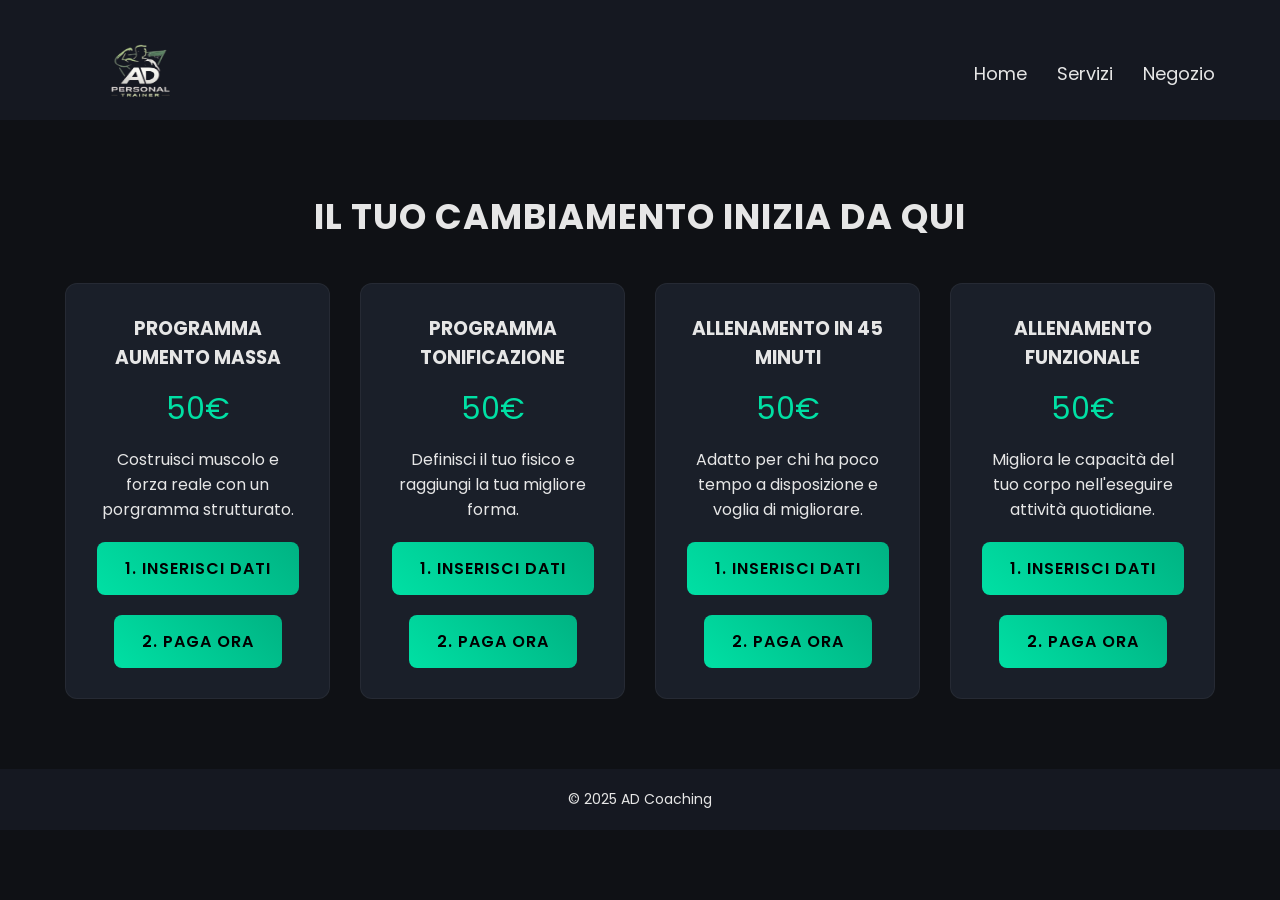
<file: negozio.html>
<!DOCTYPE html>
<html lang="it">
<head>
<meta charset="UTF-8">
 <meta name="viewport" content="width=device-width, initial-scale=1.0" />
<title>Negozio - AD Coaching</title>
 <link rel="stylesheet" href="style.css" />
<link href="https://fonts.googleapis.com/css2?family=Poppins:wght@300;400;600;700&display=swap" rel="stylesheet">

</head>

<body>
<header class="header">
  <div class="container nav">
    <a href="index.html" class="logo">
       <img src="logo.png" alt="AD Personal Trainer"></a>
    <nav>
      <a href ="index.html" >Home</a>
      <a href="servizi.html">Servizi</a>
      <a href="negozio.html">Negozio</a>
    </nav>
  </div>
</header>

<section class="container">
  <h2 class="section-title">Il tuo cambiamento inizia da qui</h2>

<div class="cards">

<div class="card">
    <h3>PROGRAMMA AUMENTO MASSA</h3>
    <p class="price">50€</p>
    <p>Costruisci muscolo e forza reale con un porgramma strutturato.</p>

    <a href="https://docs.google.com/forms/d/e/1FAIpQLSc9XRinZ5HZtg421wZKza_s-uqDw5wBFeYuXApe4MiJMVvzeQ/viewform?usp=header" class="btn">
        1. Inserisci dati
    </a>

    <a href="https://www.paypal.com/paypalme/della0421/50"
 class="btn">
        2. Paga ora
    </a>
</div>

<div class="card">
    <h3>PROGRAMMA TONIFICAZIONE</h3>
    <p class="price">50€</p>
    <p>Definisci il tuo fisico e raggiungi la tua migliore forma.</p>

    <a href="https://docs.google.com/forms/d/e/1FAIpQLSc9XRinZ5HZtg421wZKza_s-uqDw5wBFeYuXApe4MiJMVvzeQ/viewform?usp=header" class="btn">
        1. Inserisci dati
    </a>

    <a href="https://www.paypal.com/paypalme/della0421/50"
 class="btn">
        2. Paga ora
    </a>
</div>

<div class="card">
    <h3>ALLENAMENTO IN 45 MINUTI</h3>
    <p class="price">50€</p>
    <p>Adatto per chi ha poco tempo a disposizione e voglia di migliorare.</p>

    <a href="https://docs.google.com/forms/d/e/1FAIpQLSc9XRinZ5HZtg421wZKza_s-uqDw5wBFeYuXApe4MiJMVvzeQ/viewform?usp=header" class="btn">
        1. Inserisci dati
    </a>

    <a href="https://www.paypal.com/paypalme/della0421/50"
 class="btn">
        2. Paga ora
    </a>
</div>

<div class="card">
    <h3>ALLENAMENTO FUNZIONALE
    </h3>
    <p class="price">50€</p>
    <p>Migliora le capacità del tuo corpo nell'eseguire attività quotidiane.</p>

    <a href="https://docs.google.com/forms/d/e/1FAIpQLSc9XRinZ5HZtg421wZKza_s-uqDw5wBFeYuXApe4MiJMVvzeQ/viewform?usp=header" class="btn">
        1. Inserisci dati
    </a>

    <a href="https://www.paypal.com/paypalme/della0421/50"
 class="btn">
        2. Paga ora
    </a>
</div>

</div>
</section>

<footer>
  <p>© 2025 AD Coaching</p>
</footer>

</body>
</html>
</file>
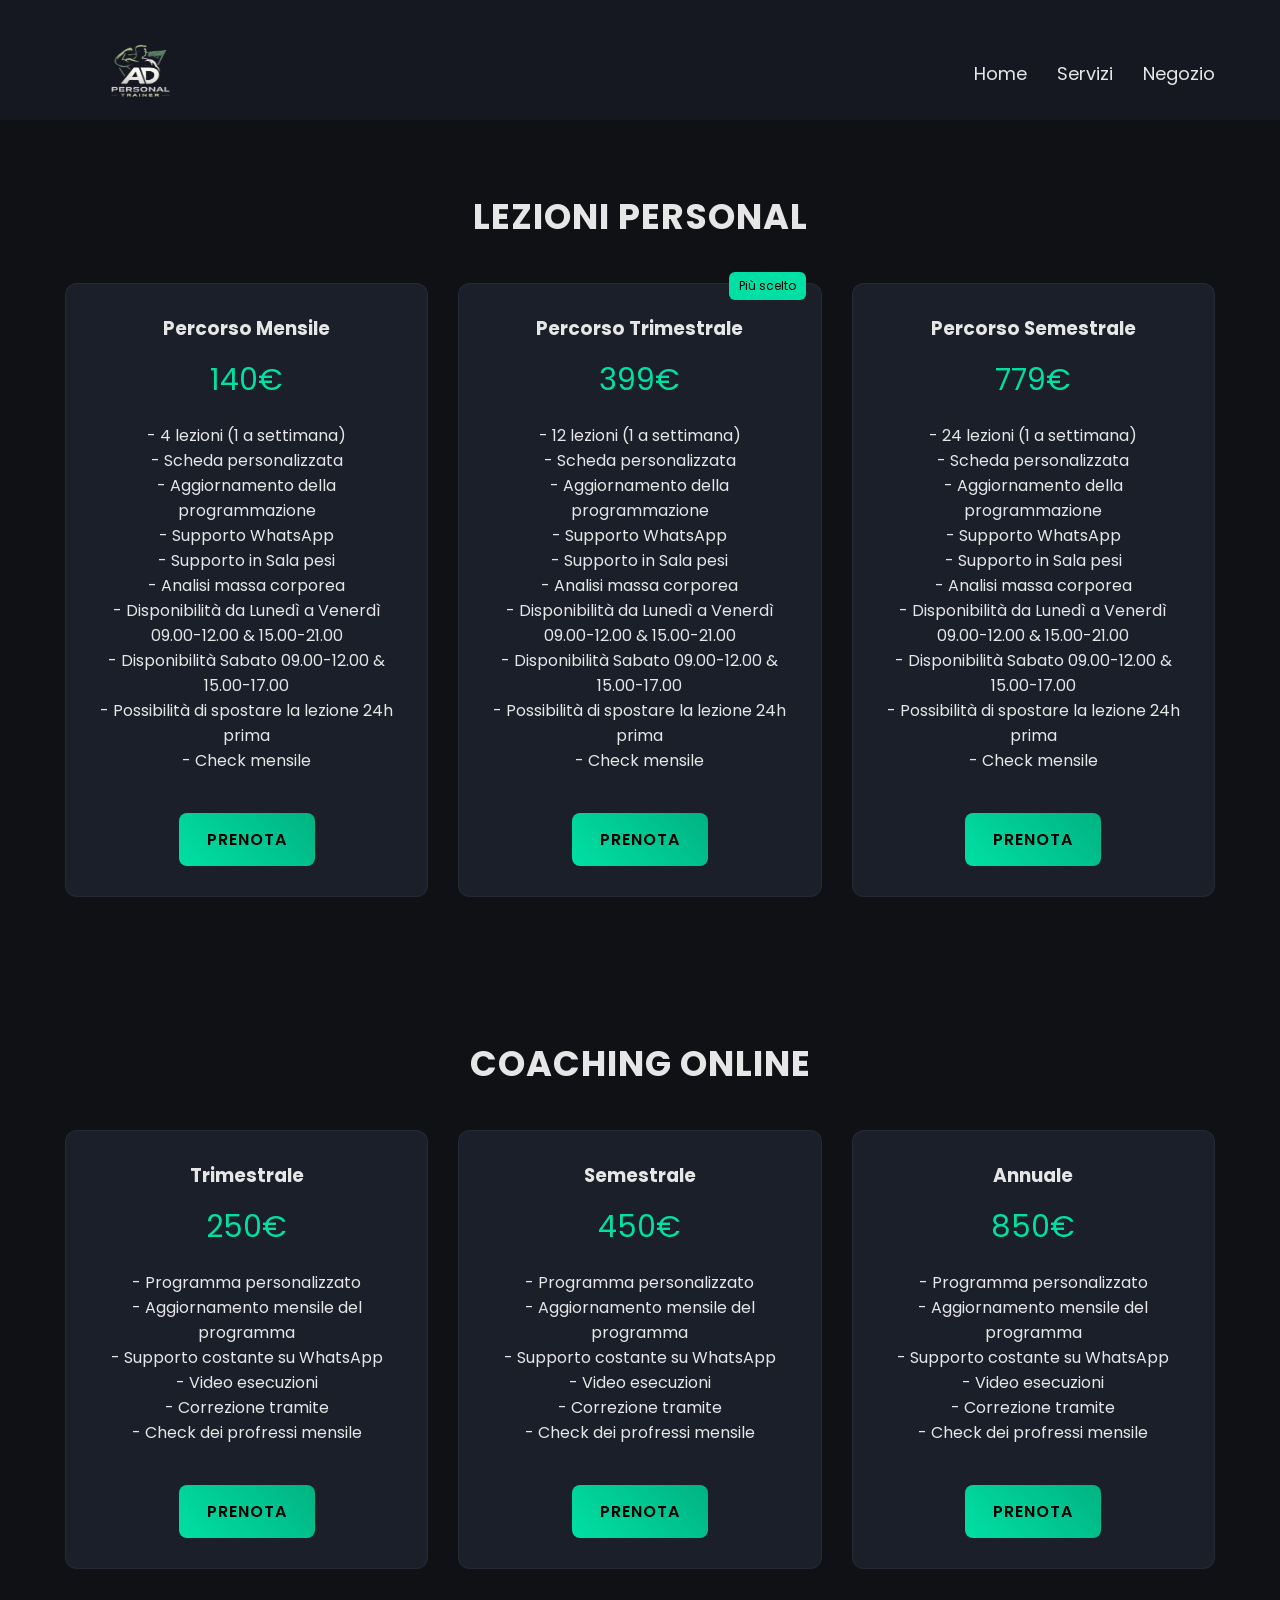
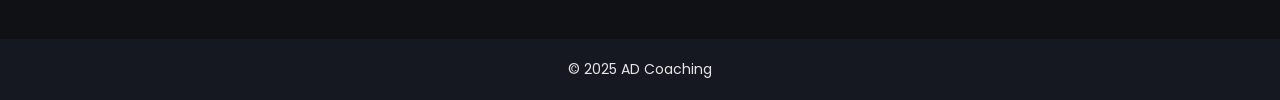
<file: servizi.html>
<!DOCTYPE html>
<html lang="it">
<head>
  <meta charset="UTF-8" />
  <meta name="viewport" content="width=device-width, initial-scale=1.0" />
  <title>Servizi | Personal Trainer</title>
  <link rel="stylesheet" href="style.css" />
  <link href="https://fonts.googleapis.com/css2?family=Poppins:wght@300;400;600;700&display=swap" rel="stylesheet">
</head>
<body>

<header class="header">
  <div class="container nav">
    <a href="index.html" class="logo">
      <img src="logo.png" alt="AD Personal Trainer"></a>
    <nav>
      <a href="index.html">Home</a>
      <a href="servizi.html">Servizi</a>
      <a href="negozio.html">Negozio</a>
    </nav>
  </div>
</header>

<section class="container">
  <h2 class="section-title">Lezioni Personal</h2>

  <div class="cards">

    <div class="card">
      <h3>Percorso Mensile</h3>
      <p class="price">140€</p>
      <ul>
        <li>- 4 lezioni (1 a settimana)</li>
        <li>- Scheda personalizzata</li>
        <li>- Aggiornamento della programmazione</li>
        <li>- Supporto WhatsApp</li>
        <li>- Supporto in Sala pesi</li>
        <li>- Analisi massa corporea</li>
        <li>- Disponibilità da Lunedì a Venerdì 09.00-12.00 & 15.00-21.00</li>
        <li>- Disponibilità Sabato 09.00-12.00 & 15.00-17.00</li>
        <li>- Possibilità di spostare la lezione 24h prima</li>
        <li>- Check mensile</li>
      </ul>
      <a href="https://wa.me/message/V3XMGCWININ7J1" class="btn">Prenota</a>
    </div>

    <div class="card highlight">
      <span class="badge">Più scelto</span>
      <h3>Percorso Trimestrale</h3>
      <p class="price">399€</p>
      <ul>
        <li>- 12 lezioni (1 a settimana)</li>
        <li>- Scheda personalizzata</li>
        <li>- Aggiornamento della programmazione</li>
        <li>- Supporto WhatsApp</li>
        <li>- Supporto in Sala pesi</li>
        <li>- Analisi massa corporea</li>
        <li>- Disponibilità da Lunedì a Venerdì 09.00-12.00 & 15.00-21.00</li>
        <li>- Disponibilità Sabato 09.00-12.00 & 15.00-17.00</li>
        <li>- Possibilità di spostare la lezione 24h prima</li>
        <li>- Check mensile</li>
      </ul>
      <a href="https://wa.me/message/V3XMGCWININ7J1" class="btn">Prenota</a>
    </div>

    <div class="card">
      <h3>Percorso Semestrale</h3>
      <p class="price">779€</p>
      <ul>
        <li>- 24 lezioni (1 a settimana)</li>
        <li>- Scheda personalizzata</li>
        <li>- Aggiornamento della programmazione</li>
        <li>- Supporto WhatsApp</li>
        <li>- Supporto in Sala pesi</li>
        <li>- Analisi massa corporea</li>
        <li>- Disponibilità da Lunedì a Venerdì 09.00-12.00 & 15.00-21.00</li>
        <li>- Disponibilità Sabato 09.00-12.00 & 15.00-17.00</li>
        <li>- Possibilità di spostare la lezione 24h prima</li>
        <li>- Check mensile</li>
      </ul>
      <a href="https://wa.me/message/V3XMGCWININ7J1" class="btn">Prenota</a>
    </div>

  </div>
</section>

<section class="container">
  <h2 class="section-title">Coaching Online</h2>
  <div class="cards">

    <div class="card">
      <h3>Trimestrale</h3>
      <p class="price">250€</p>
      <ul>
        <li>- Programma personalizzato</li>
        <li>- Aggiornamento mensile del programma</li>
        <li>- Supporto costante su WhatsApp</li>
        <li>- Video esecuzioni</li>
        <li>- Correzione tramite</li>
        <li>- Check dei profressi mensile</li>
      </ul>
      <a href="https://wa.me/message/V3XMGCWININ7J1" class="btn">Prenota</a>
    </div>

    <div class="card highlight">
      <h3>Semestrale</h3>
      <p class="price">450€</p>
      <ul>
        <li>- Programma personalizzato</li>
        <li>- Aggiornamento mensile del programma</li>
        <li>- Supporto costante su WhatsApp</li>
        <li>- Video esecuzioni</li>
        <li>- Correzione tramite</li>
        <li>- Check dei profressi mensile</li>
      </ul>
      <a href="https://wa.me/message/V3XMGCWININ7J1" class="btn">Prenota</a>
    </div>

    <div class="card">
      <h3>Annuale</h3>
      <p class="price">850€</p>
      <ul>
        <li>- Programma personalizzato</li>
        <li>- Aggiornamento mensile del programma</li>
        <li>- Supporto costante su WhatsApp</li>
        <li>- Video esecuzioni</li>
        <li>- Correzione tramite</li>
        <li>- Check dei profressi mensile</li>
      </ul>
      <a href="https://wa.me/message/V3XMGCWININ7J1" class="btn">Prenota</a>
    </div>

  </div>

</section>

<footer>
  <p>© 2025 AD Coaching</p>
</footer>

</body>
</html>
</file>
<file: style.css>
*{
  margin:0;
  padding:0;
  box-sizing:border-box;
  font-family:'Poppins', sans-serif;
}

body{
  background:#0f1115;
  color:#e6e6e6;
}

.container{
  width:90%;
  max-width:1150px;
  margin:auto;
  padding:70px 0;
}

.header{
  height: 120px;
  background:#151821;
  position:sticky;
  top:0;
  z-index:10;
  font-size: large;
  font-family:sans-serif;
}

.nav{
  display:flex;
  justify-content:space-between;
  align-items:center;
  padding:20px 0;
}

.nav a{
  color:#e6e6e6;
  text-decoration:none;
  margin-left:25px;
}

.logo{
  color:#00e0a4;
  font-weight:700;
}

.hero{
  height:90vh;
  display:flex;
  align-items:center;
  text-align:center;
  background:linear-gradient(135deg,#111,#0f2027);
}

.hero h2{
  font-size:3rem;
  margin-bottom:20px;
}

.hero-bg {
  background: url('https://images.unsplash.com/photo-1583454110551-21f2fa2afe61') center/cover no-repeat;
  position: relative;
}

.overlay {
  position: absolute;
  width: 100%;
  height: 100%;
  background: rgba(0,0,0,0.7);
  top: 0;
  left: 0;
}

.hero-content {
  position: relative;
  z-index: 2;
}


.btn{
  display:inline-block;
  background:#00e0a4;
  color:#000;
  padding:14px 28px;
  border-radius:8px;
  text-decoration:none;
  font-weight:600;
  margin-top:20px;
  transition:.3s;
}

.btn:hover{
  transform:translateY(-3px);
}

.section-title{
  text-align:center;
  font-size:2.2rem;
  margin-bottom:40px;
}

.cards{
  display:grid;
  grid-template-columns:repeat(auto-fit,minmax(260px,1fr));
  gap:30px;
}

.card{
  background:#1a1f29;
  padding:30px;
  border-radius:12px;
  text-align:center;
  position:relative;
  transition:.3s;
}

.card:hover{
  transform:translateY(-6px);
}

.price{
  font-size:30px;
  color:#00e0a4;
  margin:15px 0;
}

.highlight{
  border:2px solid #00e0a4;
}

.badge{
  position:absolute;
  top:-12px;
  right:15px;
  background:#00e0a4;
  color:black;
  padding:5px 10px;
  font-size:12px;
  border-radius:6px;
}

ul{
  list-style:none;
  margin:20px 0;
}

.testimonials{
  background:#151821;
}

.reviews{
  display:grid;
  grid-template-columns:repeat(auto-fit,minmax(250px,1fr));
  gap:25px;
}

.review{
  background:#1a1f29;
  padding:25px;
  border-radius:10px;
  font-size:14px;
}

.cta{
  text-align:center;
}

footer{
  background:#151821;
  text-align:center;
  padding:20px;
  font-size:14px;
}

.coming{
  text-align:center;
  opacity:.7;
}

.logo img {
  height: 100px;
  width: 100px;
  position:sticky;
}

h2 {
  font-weight: 700;
  letter-spacing: 1px;
}

.btn {
  background: linear-gradient(45deg, #00e0a4, #00b383);
  text-transform: uppercase;
  letter-spacing: 1px;
}

.card {
  border: 1px solid rgba(255,255,255,0.05);
}

.card:hover {
  border: 1px solid #00e0a4;
  transform: translateY(-8px) scale(1.02);
}

.section-title {
  text-transform: uppercase;
  letter-spacing: 1px;
}
</file>
